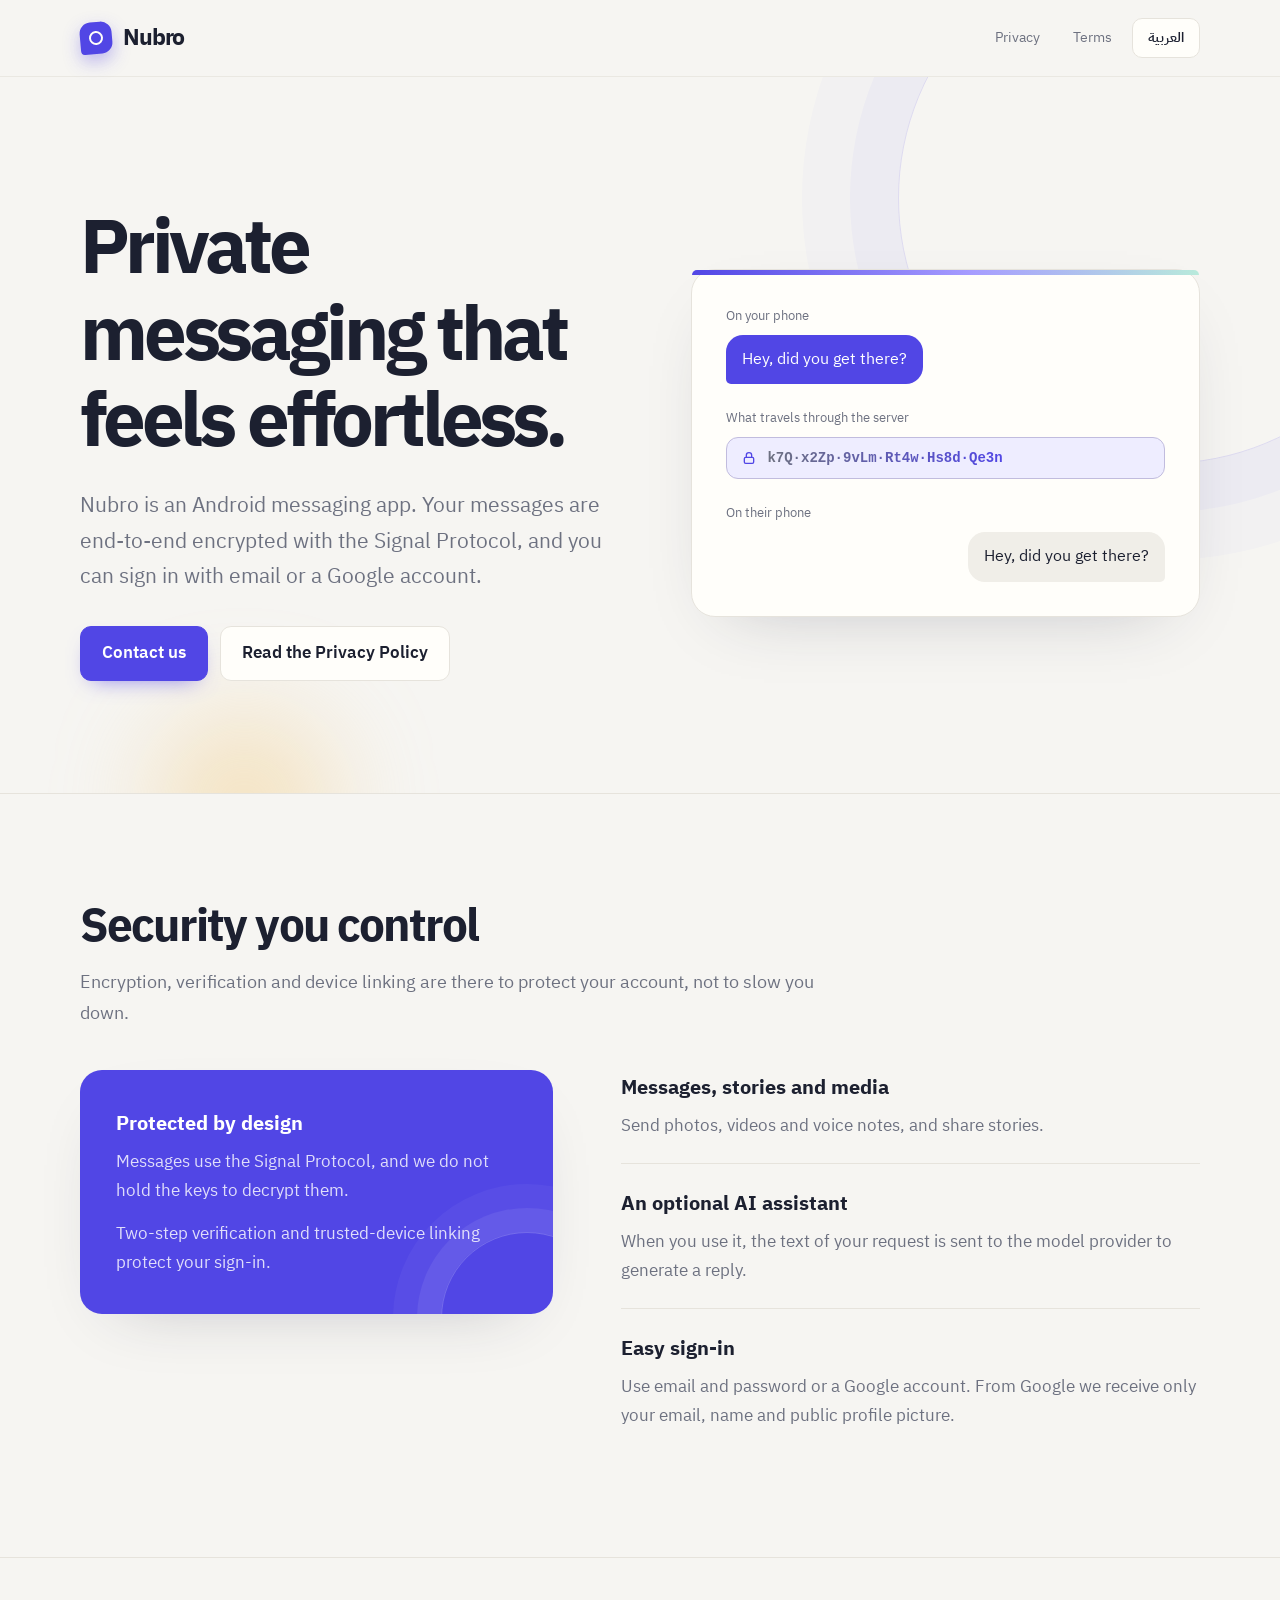
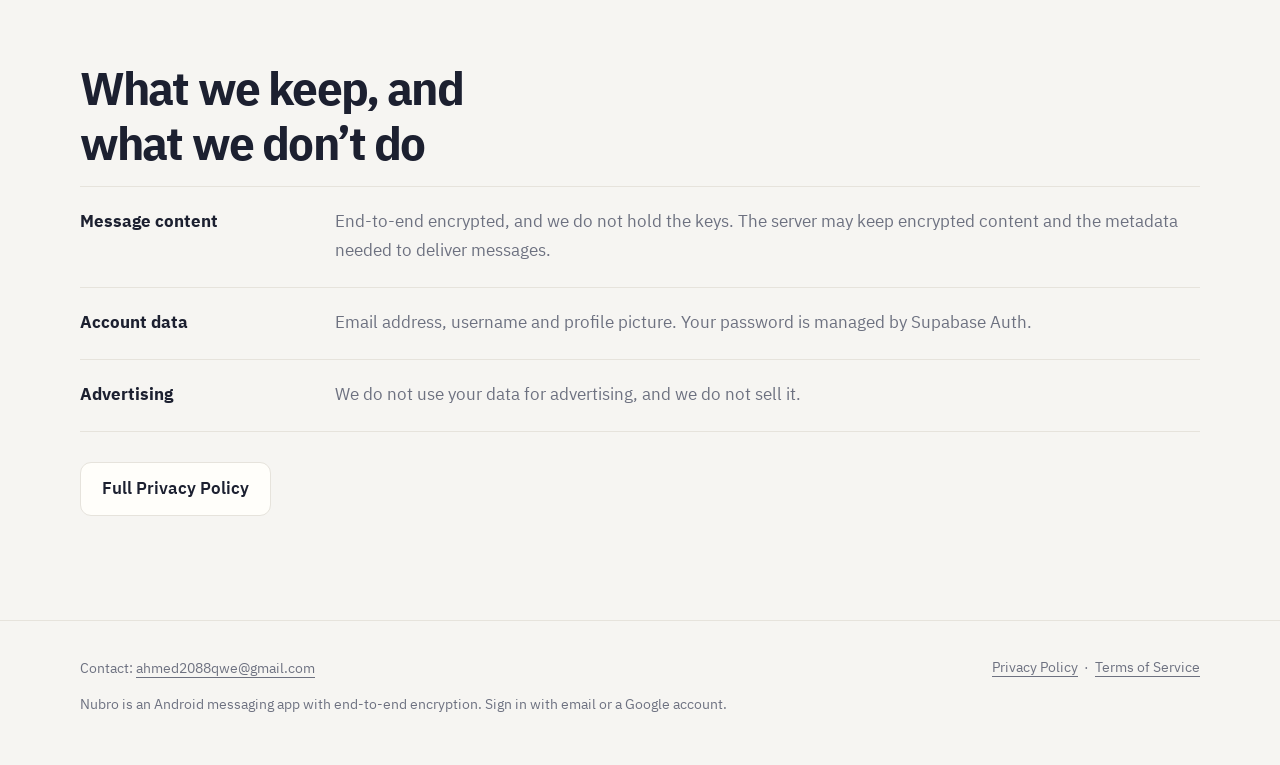
<file: index.html>
<!doctype html>
<html lang="ar" dir="rtl">
<head>
<meta charset="utf-8">
<meta name="viewport" content="width=device-width, initial-scale=1">
<title>Nubro — تطبيق مراسلة مشفّر | Encrypted messaging</title>
<meta name="description" content="Nubro تطبيق مراسلة لأندرويد بتشفير طرف لطرف وتسجيل دخول بالبريد أو بحساب جوجل. Nubro is an Android messaging app with end-to-end encryption.">
<meta name="theme-color" content="#5b3df5">
<meta property="og:type" content="website">
<meta property="og:title" content="Nubro">
<meta property="og:description" content="Nubro is an Android messaging app with end-to-end encryption. Sign in with email or a Google account.">
<link rel="preconnect" href="https://fonts.googleapis.com">
<link rel="preconnect" href="https://fonts.gstatic.com" crossorigin>
<link rel="stylesheet" href="https://fonts.googleapis.com/css2?family=IBM+Plex+Sans+Arabic:wght@400;600;700&display=swap">
<link rel="stylesheet" href="style.css">
<script>
(function(){var d=document.documentElement,l;try{l=localStorage.getItem('lg')}catch(e){}
if(l!=='ar'&&l!=='en')l=(navigator.language||'ar').slice(0,2)==='ar'?'ar':'en';
function set(x){d.lang=x;d.dir=x==='ar'?'rtl':'ltr'}set(l);
addEventListener('DOMContentLoaded',function(){document.getElementById('lg').onclick=function(){var x=d.lang==='ar'?'en':'ar';set(x);try{localStorage.setItem('lg',x)}catch(e){}}})})();
</script>
</head>
<body class="home">
<header class="top"><div class="wrap">
<a class="brand" href="./"><i class="mark"></i>Nubro</a>
<nav aria-label="Pages">
<a href="privacy.html"><span lang="ar">الخصوصية</span><span lang="en">Privacy</span></a>
<a href="terms.html"><span lang="ar">الشروط</span><span lang="en">Terms</span></a>
<button class="pill" id="lg" type="button"><span lang="ar">English</span><span lang="en">العربية</span></button>
</nav>
</div></header>

<main>
<section class="hero"><div class="wrap">
<div>
<h1 lang="ar">مراسلة مشفّرة من طرف لطرف، بتجربة سلسة.</h1>
<h1 lang="en">Private messaging that feels effortless.</h1>
<p class="lead" lang="ar">Nubro تطبيق مراسلة لأندرويد. رسائلك مشفّرة من طرف لطرف بـ Signal Protocol، وتدخل بالبريد وكلمة السر أو بحساب جوجل.</p>
<p class="lead" lang="en">Nubro is an Android messaging app. Your messages are end-to-end encrypted with the Signal Protocol, and you can sign in with email or a Google account.</p>
<div class="cta">
<a class="btn" href="mailto:ahmed2088qwe@gmail.com"><span lang="ar">تواصل معنا</span><span lang="en">Contact us</span></a>
<a class="btn ghost" href="privacy.html"><span lang="ar">اقرأ سياسة الخصوصية</span><span lang="en">Read the Privacy Policy</span></a>
</div>
</div>

<div class="wire">
<div class="row">
<span class="cap"><span lang="ar">على جهازك</span><span lang="en">On your phone</span></span>
<p class="bub out"><span lang="ar">مساء الخير، وصلت؟</span><span lang="en">Hey, did you get there?</span></p>
</div>
<div class="row">
<span class="cap"><span lang="ar">ما يمرّ عبر الخادم</span><span lang="en">What travels through the server</span></span>
<div class="cipher"><svg width="16" height="16" viewBox="0 0 24 24" fill="none" stroke="currentColor" stroke-width="2" aria-hidden="true"><rect x="5" y="11" width="14" height="9" rx="2"/><path d="M8 11V8a4 4 0 0 1 8 0v3"/></svg><b>k7Q·x2Zp·9vLm·Rt4w·Hs8d·Qe3n</b></div>
</div>
<div class="row">
<span class="cap"><span lang="ar">على جهاز من تراسله</span><span lang="en">On their phone</span></span>
<p class="bub in"><span lang="ar">مساء الخير، وصلت؟</span><span lang="en">Hey, did you get there?</span></p>
</div>
</div>
</div></section>

<section class="sec"><div class="wrap">
<h2 class="t" lang="ar">أمان تتحكم فيه</h2>
<h2 class="t" lang="en">Security you control</h2>
<p class="sub" lang="ar">التشفير والتحقق وربط الأجهزة مفعّلة لحماية حسابك، لا لتعقيد استخدامك.</p>
<p class="sub" lang="en">Encryption, verification and device linking are there to protect your account, not to slow you down.</p>
<div class="feat">
<div class="panel">
<h3 lang="ar">محميّ بالتصميم</h3>
<h3 lang="en">Protected by design</h3>
<p lang="ar">الرسائل مشفّرة بـ Signal Protocol، ولا نملك مفاتيح فك تشفيرها.</p>
<p lang="en">Messages use the Signal Protocol, and we do not hold the keys to decrypt them.</p>
<p lang="ar">تحقق بخطوتين وربط للأجهزة الموثوقة يحميان دخولك.</p>
<p lang="en">Two-step verification and trusted-device linking protect your sign-in.</p>
</div>
<div class="rows">
<div>
<h3 lang="ar">رسائل وقصص ووسائط</h3><h3 lang="en">Messages, stories and media</h3>
<p lang="ar">أرسل الصور والفيديوهات والرسائل الصوتية، وشارك قصصًا مع من تحب.</p>
<p lang="en">Send photos, videos and voice notes, and share stories.</p>
</div>
<div>
<h3 lang="ar">مساعد ذكاء اصطناعي اختياري</h3><h3 lang="en">An optional AI assistant</h3>
<p lang="ar">عند استخدامه يُرسَل نص طلبك إلى مزوّد النموذج لتوليد الرد.</p>
<p lang="en">When you use it, the text of your request is sent to the model provider to generate a reply.</p>
</div>
<div>
<h3 lang="ar">دخول سهل</h3><h3 lang="en">Easy sign-in</h3>
<p lang="ar">بالبريد وكلمة السر أو بحساب جوجل. نحصل من جوجل على بريدك واسمك وصورتك العامة فقط.</p>
<p lang="en">Use email and password or a Google account. From Google we receive only your email, name and public profile picture.</p>
</div>
</div>
</div>
</div></section>

<section class="sec"><div class="wrap">
<h2 class="t" lang="ar">ما نحتفظ به، وما لا نفعله</h2>
<h2 class="t" lang="en">What we keep, and what we don’t do</h2>
<dl class="facts">
<div><dt lang="ar">محتوى الرسائل</dt><dt lang="en">Message content</dt>
<dd lang="ar">مشفّر من طرف لطرف، ولا نملك مفاتيحه. قد يحتفظ الخادم بمحتوى مشفّر وببيانات وصفية لازمة لتسليم الرسائل.</dd>
<dd lang="en">End-to-end encrypted, and we do not hold the keys. The server may keep encrypted content and the metadata needed to deliver messages.</dd></div>
<div><dt lang="ar">بيانات الحساب</dt><dt lang="en">Account data</dt>
<dd lang="ar">البريد الإلكتروني واسم المستخدم وصورة الملف الشخصي. كلمة السر تُدار عبر Supabase Auth.</dd>
<dd lang="en">Email address, username and profile picture. Your password is managed by Supabase Auth.</dd></div>
<div><dt lang="ar">الإعلانات</dt><dt lang="en">Advertising</dt>
<dd lang="ar">لا نستخدم بياناتك للإعلانات ولا نبيعها.</dd>
<dd lang="en">We do not use your data for advertising, and we do not sell it.</dd></div>
</dl>
<a class="btn ghost" href="privacy.html"><span lang="ar">سياسة الخصوصية كاملة</span><span lang="en">Full Privacy Policy</span></a>
</div></section>
</main>

<footer class="foot"><div class="wrap">
<p lang="ar">للتواصل: <a href="mailto:ahmed2088qwe@gmail.com">ahmed2088qwe@gmail.com</a></p>
<p lang="en">Contact: <a href="mailto:ahmed2088qwe@gmail.com">ahmed2088qwe@gmail.com</a></p>
<p><a href="privacy.html"><span lang="ar">سياسة الخصوصية</span><span lang="en">Privacy Policy</span></a> &nbsp;·&nbsp; <a href="terms.html"><span lang="ar">شروط الاستخدام</span><span lang="en">Terms of Service</span></a></p>
<p lang="en">Nubro is an Android messaging app with end-to-end encryption. Sign in with email or a Google account.</p>
<p lang="ar">Nubro تطبيق مراسلة لأندرويد بتشفير طرف لطرف.</p>
</div></footer>
</body>
</html>
</file>
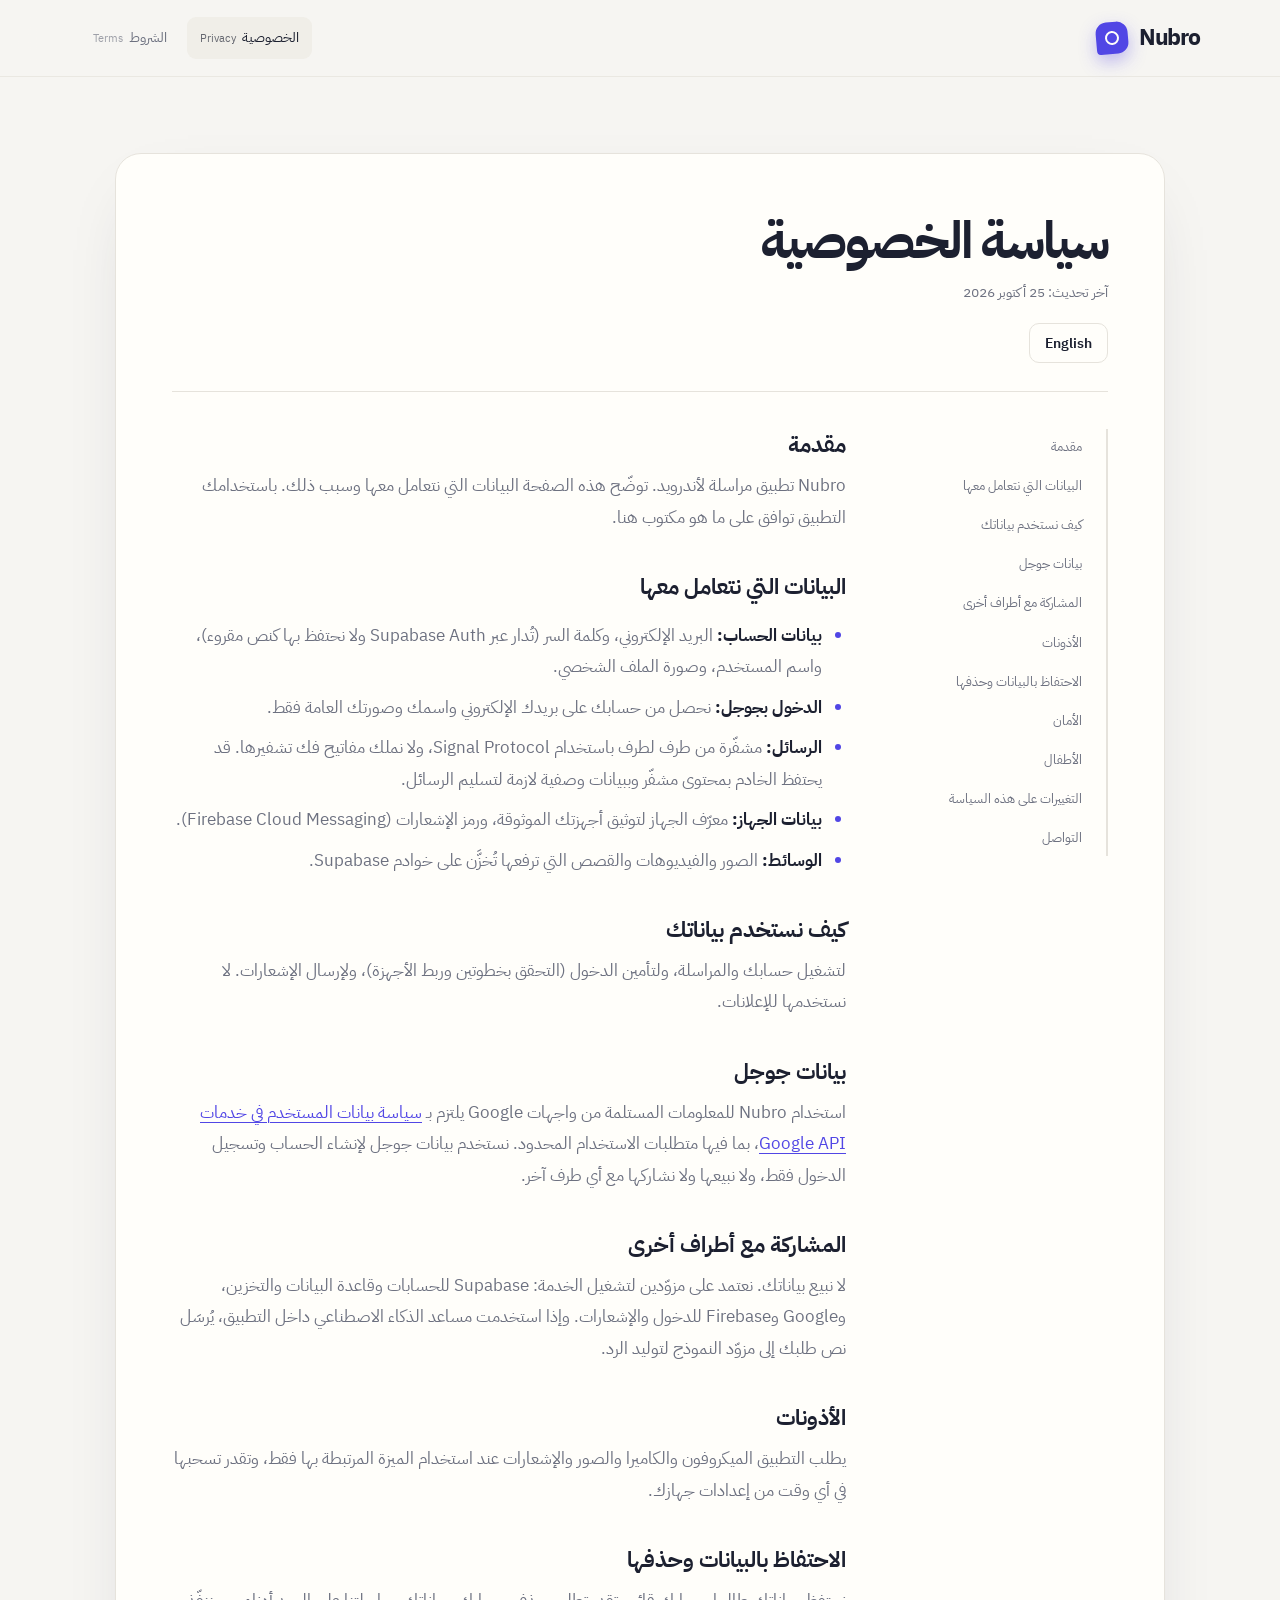
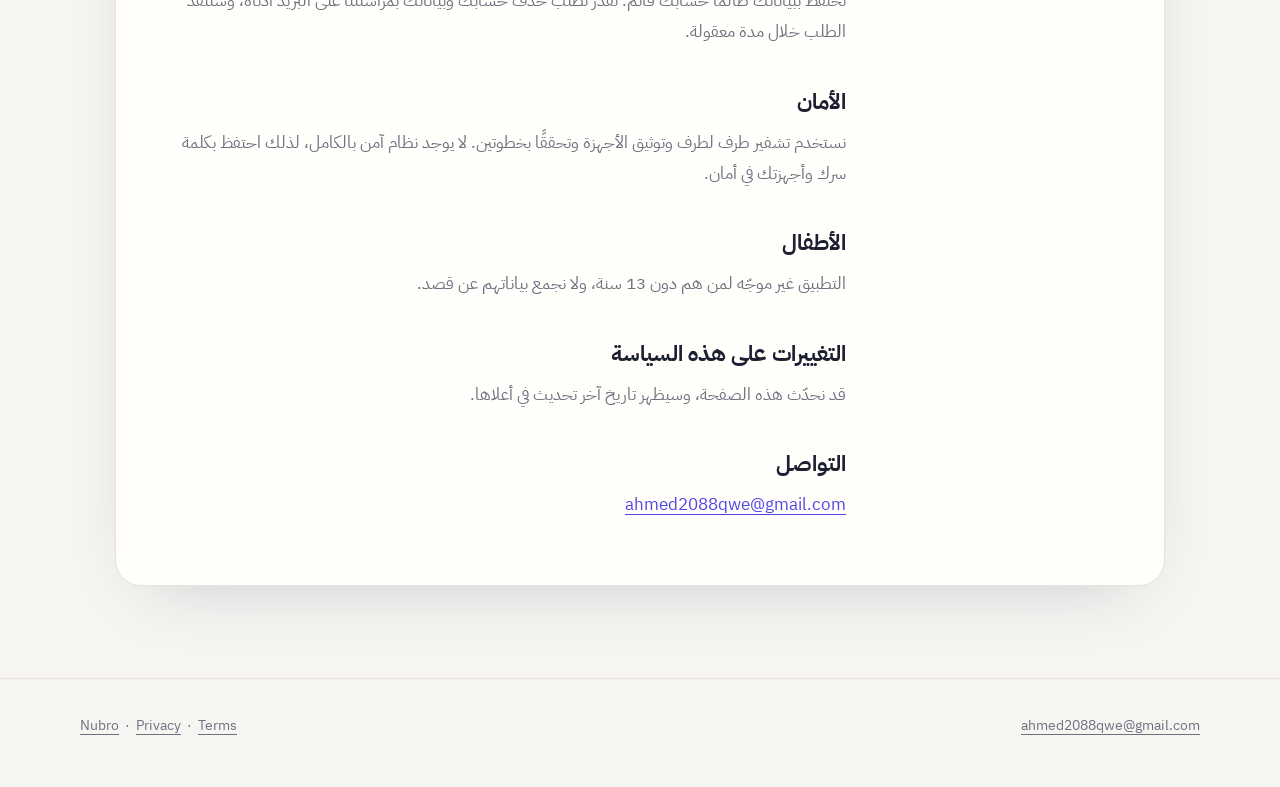
<file: privacy.html>
<!doctype html>
<html lang="ar" dir="rtl">
<head>
<meta charset="utf-8">
<meta name="viewport" content="width=device-width, initial-scale=1">
<title>سياسة الخصوصية — Nubro</title>
<meta name="description" content="سياسة خصوصية تطبيق Nubro: ما البيانات التي نتعامل معها ولماذا.">
<meta name="theme-color" content="#5b3df5">
<link rel="preconnect" href="https://fonts.googleapis.com">
<link rel="preconnect" href="https://fonts.gstatic.com" crossorigin>
<link rel="stylesheet" href="https://fonts.googleapis.com/css2?family=IBM+Plex+Sans+Arabic:wght@400;600;700&display=swap">
<link rel="stylesheet" href="style.css">
</head>
<body>
<header class="top"><div class="wrap"><a class="brand" href="./"><i class="mark"></i>Nubro</a><nav aria-label="Pages"><a href="privacy.html" aria-current="page">الخصوصية<small>Privacy</small></a><a href="terms.html">الشروط<small>Terms</small></a></nav></div></header>
<main class="legal"><div class="wrap">
<article class="doc" id="ar" lang="ar" dir="rtl">
<div class="doc-head"><h1>سياسة الخصوصية</h1><p class="meta">آخر تحديث: 25 أكتوبر 2026</p><a class="pill" href="#en" hreflang="en">English</a></div>
<div class="doc-grid"><nav class="toc" aria-label="المحتويات"><a href="#ar1">مقدمة</a><a href="#ar2">البيانات التي نتعامل معها</a><a href="#ar3">كيف نستخدم بياناتك</a><a href="#ar4">بيانات جوجل</a><a href="#ar5">المشاركة مع أطراف أخرى</a><a href="#ar6">الأذونات</a><a href="#ar7">الاحتفاظ بالبيانات وحذفها</a><a href="#ar8">الأمان</a><a href="#ar9">الأطفال</a><a href="#ar10">التغييرات على هذه السياسة</a><a href="#ar11">التواصل</a></nav>
<div class="prose">
<h2 id="ar1">مقدمة</h2>
<p>Nubro تطبيق مراسلة لأندرويد. توضّح هذه الصفحة البيانات التي نتعامل معها وسبب ذلك. باستخدامك التطبيق توافق على ما هو مكتوب هنا.</p>

<h2 id="ar2">البيانات التي نتعامل معها</h2>
<ul>
<li><strong>بيانات الحساب:</strong> البريد الإلكتروني، وكلمة السر (تُدار عبر Supabase Auth ولا نحتفظ بها كنص مقروء)، واسم المستخدم، وصورة الملف الشخصي.</li>
<li><strong>الدخول بجوجل:</strong> نحصل من حسابك على بريدك الإلكتروني واسمك وصورتك العامة فقط.</li>
<li><strong>الرسائل:</strong> مشفّرة من طرف لطرف باستخدام Signal Protocol، ولا نملك مفاتيح فك تشفيرها. قد يحتفظ الخادم بمحتوى مشفّر وببيانات وصفية لازمة لتسليم الرسائل.</li>
<li><strong>بيانات الجهاز:</strong> معرّف الجهاز لتوثيق أجهزتك الموثوقة، ورمز الإشعارات (Firebase Cloud Messaging).</li>
<li><strong>الوسائط:</strong> الصور والفيديوهات والقصص التي ترفعها تُخزَّن على خوادم Supabase.</li>
</ul>

<h2 id="ar3">كيف نستخدم بياناتك</h2>
<p>لتشغيل حسابك والمراسلة، ولتأمين الدخول (التحقق بخطوتين وربط الأجهزة)، ولإرسال الإشعارات. لا نستخدمها للإعلانات.</p>

<h2 id="ar4">بيانات جوجل</h2>
<p>استخدام Nubro للمعلومات المستلمة من واجهات Google يلتزم بـ <a href="https://developers.google.com/terms/api-services-user-data-policy">سياسة بيانات المستخدم في خدمات Google API</a>، بما فيها متطلبات الاستخدام المحدود. نستخدم بيانات جوجل لإنشاء الحساب وتسجيل الدخول فقط، ولا نبيعها ولا نشاركها مع أي طرف آخر.</p>

<h2 id="ar5">المشاركة مع أطراف أخرى</h2>
<p>لا نبيع بياناتك. نعتمد على مزوّدين لتشغيل الخدمة: Supabase للحسابات وقاعدة البيانات والتخزين، وGoogle وFirebase للدخول والإشعارات. وإذا استخدمت مساعد الذكاء الاصطناعي داخل التطبيق، يُرسَل نص طلبك إلى مزوّد النموذج لتوليد الرد.</p>

<h2 id="ar6">الأذونات</h2>
<p>يطلب التطبيق الميكروفون والكاميرا والصور والإشعارات عند استخدام الميزة المرتبطة بها فقط، وتقدر تسحبها في أي وقت من إعدادات جهازك.</p>

<h2 id="ar7">الاحتفاظ بالبيانات وحذفها</h2>
<p>نحتفظ ببياناتك طالما حسابك قائم. تقدر تطلب حذف حسابك وبياناتك بمراسلتنا على البريد أدناه، وسننفّذ الطلب خلال مدة معقولة.</p>

<h2 id="ar8">الأمان</h2>
<p>نستخدم تشفير طرف لطرف وتوثيق الأجهزة وتحققًا بخطوتين. لا يوجد نظام آمن بالكامل، لذلك احتفظ بكلمة سرك وأجهزتك في أمان.</p>

<h2 id="ar9">الأطفال</h2>
<p>التطبيق غير موجّه لمن هم دون 13 سنة، ولا نجمع بياناتهم عن قصد.</p>

<h2 id="ar10">التغييرات على هذه السياسة</h2>
<p>قد نحدّث هذه الصفحة، وسيظهر تاريخ آخر تحديث في أعلاها.</p>

<h2 id="ar11">التواصل</h2>
<p><a href="mailto:ahmed2088qwe@gmail.com">ahmed2088qwe@gmail.com</a></p>
</div></div>
</article>
<article class="doc" id="en" lang="en" dir="ltr">
<div class="doc-head"><h1>Privacy Policy</h1><p class="meta">Last updated: October 25, 2026</p><a class="pill" href="#ar" hreflang="ar">العربية</a></div>
<div class="doc-grid"><nav class="toc" aria-label="Contents"><a href="#en1">Data we handle</a><a href="#en2">How we use it</a><a href="#en3">Google user data</a><a href="#en4">Sharing</a><a href="#en5">Permissions</a><a href="#en6">Retention and deletion</a><a href="#en7">Security</a><a href="#en8">Children</a><a href="#en9">Changes</a><a href="#en10">Contact</a></nav>
<div class="prose">
<p>Nubro is an Android messaging app. This page explains what data we handle and why.</p>
<h2 id="en1">Data we handle</h2>
<ul>
<li><strong>Account data:</strong> email address, password (managed by Supabase Auth and not kept as readable text), username, and profile picture.</li>
<li><strong>Google sign-in:</strong> we receive only your email address, name, and public profile picture from your Google account.</li>
<li><strong>Messages:</strong> end-to-end encrypted with the Signal Protocol. We do not hold the keys to decrypt them. The server may keep encrypted content and the metadata needed to deliver messages.</li>
<li><strong>Device data:</strong> a device identifier used to verify your trusted devices, and a push token (Firebase Cloud Messaging).</li>
<li><strong>Media:</strong> photos, videos, and stories you upload are stored on Supabase servers.</li>
</ul>
<h2 id="en2">How we use it</h2>
<p>To run your account and messaging, secure sign-in (two-step verification and device linking), and send notifications. We do not use it for advertising.</p>
<h2 id="en3">Google user data</h2>
<p>Nubro’s use of information received from Google APIs adheres to the <a href="https://developers.google.com/terms/api-services-user-data-policy">Google API Services User Data Policy</a>, including the Limited Use requirements. We use Google data only to create your account and sign you in. We do not sell it or share it with anyone else.</p>
<h2 id="en4">Sharing</h2>
<p>We do not sell your data. We rely on providers to run the service: Supabase for accounts, database, and storage; Google and Firebase for sign-in and notifications. If you use the in-app AI assistant, the text of your request is sent to the model provider to generate a reply.</p>
<h2 id="en5">Permissions</h2>
<p>The app asks for the microphone, camera, photos, and notifications only when you use the related feature. You can revoke them anytime in your device settings.</p>
<h2 id="en6">Retention and deletion</h2>
<p>We keep your data while your account exists. You can request deletion of your account and data by emailing us below, and we will process it within a reasonable time.</p>
<h2 id="en7">Security</h2>
<p>We use end-to-end encryption, device verification, and two-step verification. No system is fully secure, so please keep your password and devices safe.</p>
<h2 id="en8">Children</h2>
<p>The app is not directed to children under 13, and we do not knowingly collect their data.</p>
<h2 id="en9">Changes</h2>
<p>We may update this page. The last-updated date at the top will change.</p>
<h2 id="en10">Contact</h2>
<p><a href="mailto:ahmed2088qwe@gmail.com">ahmed2088qwe@gmail.com</a></p>
</div></div>
</article>
</div></main>
<footer class="foot"><div class="wrap"><p><a href="mailto:ahmed2088qwe@gmail.com">ahmed2088qwe@gmail.com</a></p><p><a href="./">Nubro</a> &nbsp;·&nbsp; <a href="privacy.html">Privacy</a> &nbsp;·&nbsp; <a href="terms.html">Terms</a></p></div></footer>
</body>
</html>
</file>
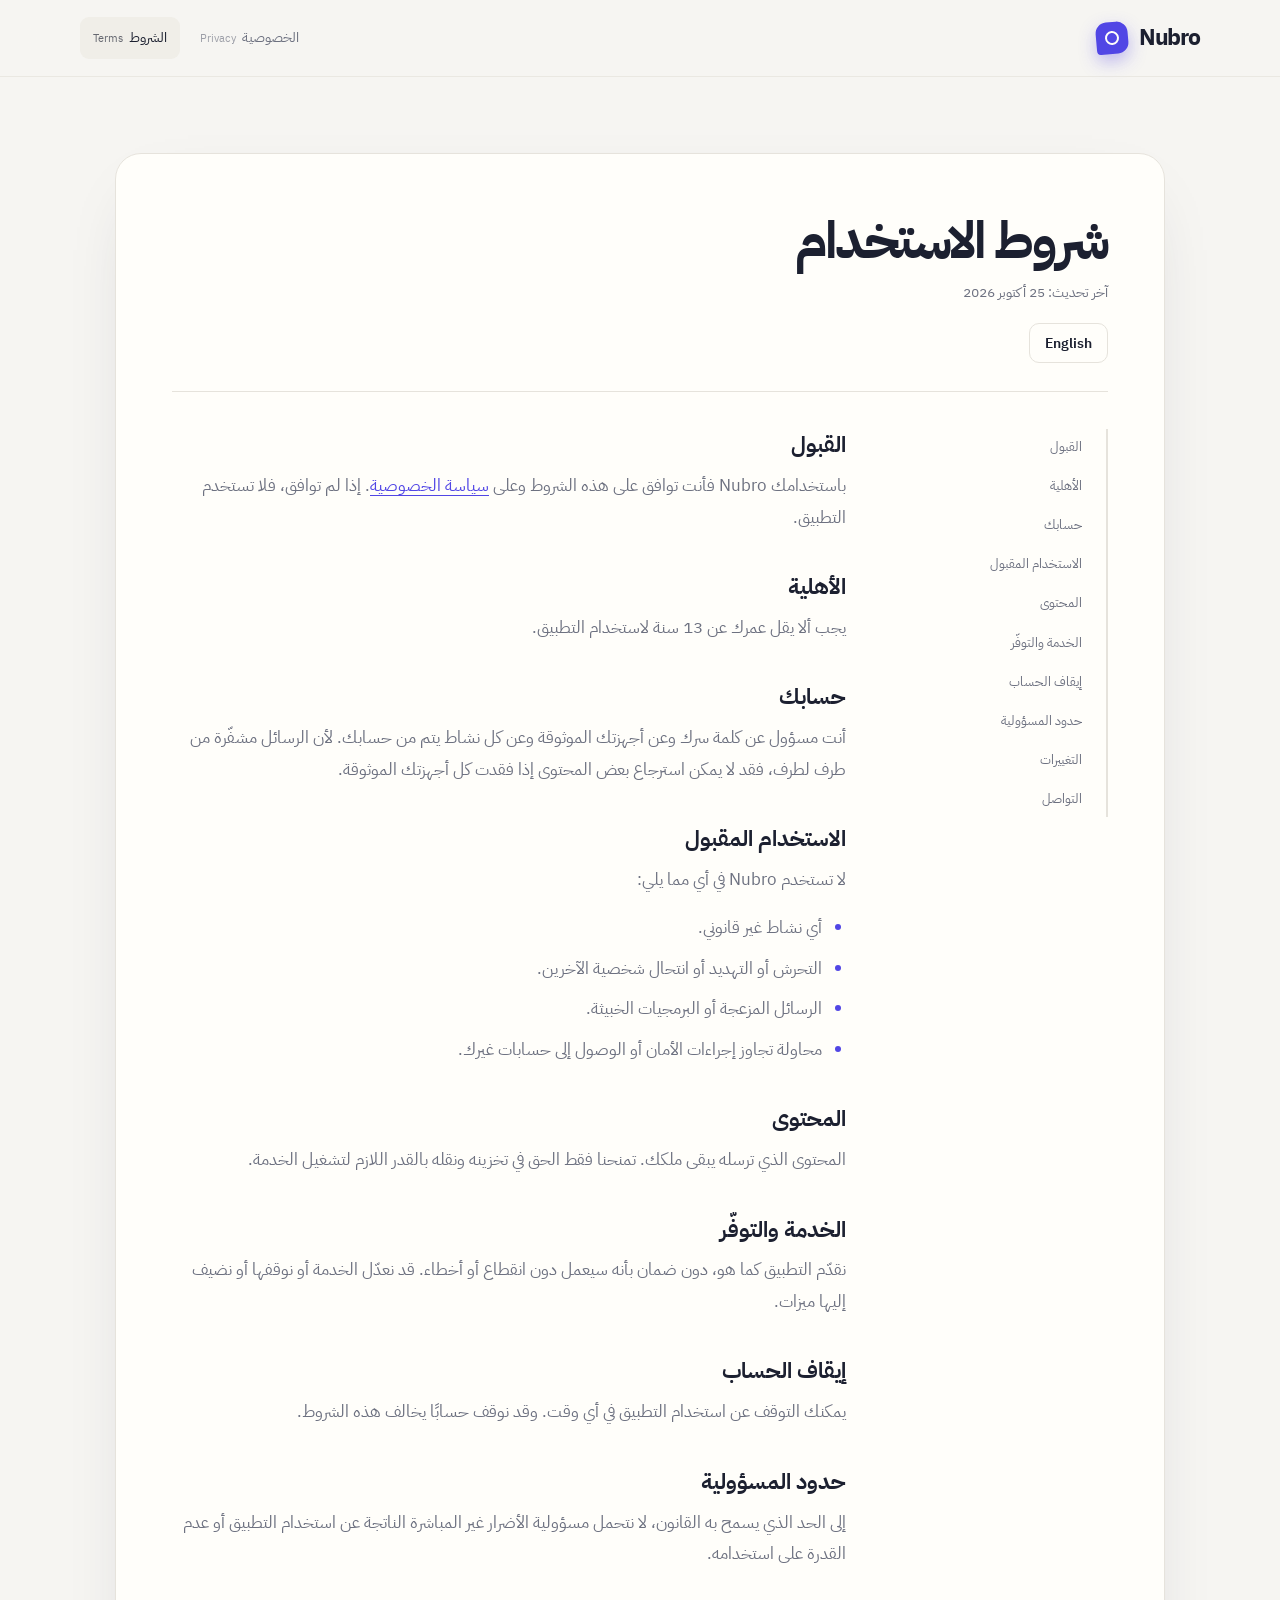
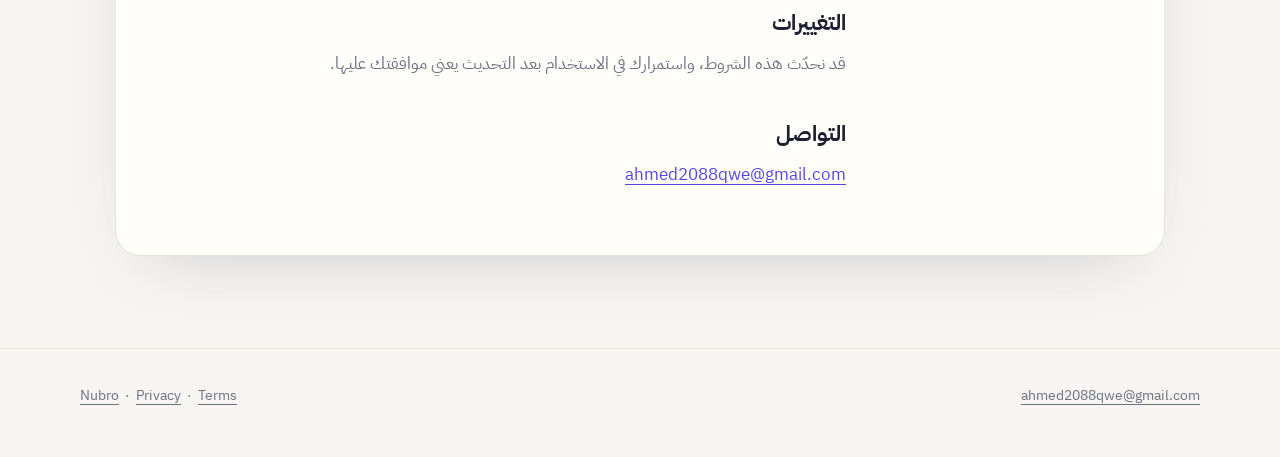
<file: terms.html>
<!doctype html>
<html lang="ar" dir="rtl">
<head>
<meta charset="utf-8">
<meta name="viewport" content="width=device-width, initial-scale=1">
<title>شروط الاستخدام — Nubro</title>
<meta name="description" content="شروط استخدام تطبيق Nubro.">
<meta name="theme-color" content="#5b3df5">
<link rel="preconnect" href="https://fonts.googleapis.com">
<link rel="preconnect" href="https://fonts.gstatic.com" crossorigin>
<link rel="stylesheet" href="https://fonts.googleapis.com/css2?family=IBM+Plex+Sans+Arabic:wght@400;600;700&display=swap">
<link rel="stylesheet" href="style.css">
</head>
<body>
<header class="top"><div class="wrap"><a class="brand" href="./"><i class="mark"></i>Nubro</a><nav aria-label="Pages"><a href="privacy.html">الخصوصية<small>Privacy</small></a><a href="terms.html" aria-current="page">الشروط<small>Terms</small></a></nav></div></header>
<main class="legal"><div class="wrap">
<article class="doc" id="ar" lang="ar" dir="rtl">
<div class="doc-head"><h1>شروط الاستخدام</h1><p class="meta">آخر تحديث: 25 أكتوبر 2026</p><a class="pill" href="#en" hreflang="en">English</a></div>
<div class="doc-grid"><nav class="toc" aria-label="المحتويات"><a href="#ar1">القبول</a><a href="#ar2">الأهلية</a><a href="#ar3">حسابك</a><a href="#ar4">الاستخدام المقبول</a><a href="#ar5">المحتوى</a><a href="#ar6">الخدمة والتوفّر</a><a href="#ar7">إيقاف الحساب</a><a href="#ar8">حدود المسؤولية</a><a href="#ar9">التغييرات</a><a href="#ar10">التواصل</a></nav>
<div class="prose">
<h2 id="ar1">القبول</h2>
<p>باستخدامك Nubro فأنت توافق على هذه الشروط وعلى <a href="privacy.html">سياسة الخصوصية</a>. إذا لم توافق، فلا تستخدم التطبيق.</p>

<h2 id="ar2">الأهلية</h2>
<p>يجب ألا يقل عمرك عن 13 سنة لاستخدام التطبيق.</p>

<h2 id="ar3">حسابك</h2>
<p>أنت مسؤول عن كلمة سرك وعن أجهزتك الموثوقة وعن كل نشاط يتم من حسابك. لأن الرسائل مشفّرة من طرف لطرف، فقد لا يمكن استرجاع بعض المحتوى إذا فقدت كل أجهزتك الموثوقة.</p>

<h2 id="ar4">الاستخدام المقبول</h2>
<p>لا تستخدم Nubro في أي مما يلي:</p>
<ul>
<li>أي نشاط غير قانوني.</li>
<li>التحرش أو التهديد أو انتحال شخصية الآخرين.</li>
<li>الرسائل المزعجة أو البرمجيات الخبيثة.</li>
<li>محاولة تجاوز إجراءات الأمان أو الوصول إلى حسابات غيرك.</li>
</ul>

<h2 id="ar5">المحتوى</h2>
<p>المحتوى الذي ترسله يبقى ملكك. تمنحنا فقط الحق في تخزينه ونقله بالقدر اللازم لتشغيل الخدمة.</p>

<h2 id="ar6">الخدمة والتوفّر</h2>
<p>نقدّم التطبيق كما هو، دون ضمان بأنه سيعمل دون انقطاع أو أخطاء. قد نعدّل الخدمة أو نوقفها أو نضيف إليها ميزات.</p>

<h2 id="ar7">إيقاف الحساب</h2>
<p>يمكنك التوقف عن استخدام التطبيق في أي وقت. وقد نوقف حسابًا يخالف هذه الشروط.</p>

<h2 id="ar8">حدود المسؤولية</h2>
<p>إلى الحد الذي يسمح به القانون، لا نتحمل مسؤولية الأضرار غير المباشرة الناتجة عن استخدام التطبيق أو عدم القدرة على استخدامه.</p>

<h2 id="ar9">التغييرات</h2>
<p>قد نحدّث هذه الشروط، واستمرارك في الاستخدام بعد التحديث يعني موافقتك عليها.</p>

<h2 id="ar10">التواصل</h2>
<p><a href="mailto:ahmed2088qwe@gmail.com">ahmed2088qwe@gmail.com</a></p>
</div></div>
</article>
<article class="doc" id="en" lang="en" dir="ltr">
<div class="doc-head"><h1>Terms of Service</h1><p class="meta">Last updated: October 25, 2026</p><a class="pill" href="#ar" hreflang="ar">العربية</a></div>
<div class="doc-grid"><nav class="toc" aria-label="Contents"><a href="#en1">Acceptance</a><a href="#en2">Eligibility</a><a href="#en3">Your account</a><a href="#en4">Acceptable use</a><a href="#en5">Content</a><a href="#en6">Service and availability</a><a href="#en7">Termination</a><a href="#en8">Limitation of liability</a><a href="#en9">Changes</a><a href="#en10">Contact</a></nav>
<div class="prose">
<h2 id="en1">Acceptance</h2>
<p>By using Nubro you agree to these terms and to the <a href="privacy.html">Privacy Policy</a>. If you do not agree, do not use the app.</p>
<h2 id="en2">Eligibility</h2>
<p>You must be at least 13 years old to use the app.</p>
<h2 id="en3">Your account</h2>
<p>You are responsible for your password, your trusted devices, and all activity on your account. Because messages are end-to-end encrypted, some content may be unrecoverable if you lose all your trusted devices.</p>
<h2 id="en4">Acceptable use</h2>
<p>Do not use Nubro for any of the following:</p>
<ul>
<li>Any illegal activity.</li>
<li>Harassment, threats, or impersonation.</li>
<li>Spam or malware.</li>
<li>Attempting to bypass security measures or access other people’s accounts.</li>
</ul>
<h2 id="en5">Content</h2>
<p>Content you send remains yours. You grant us only the right to store and transmit it as needed to operate the service.</p>
<h2 id="en6">Service and availability</h2>
<p>The app is provided as is, with no guarantee that it will run without interruption or errors. We may change, suspend, or add features to the service.</p>
<h2 id="en7">Termination</h2>
<p>You can stop using the app at any time. We may suspend an account that violates these terms.</p>
<h2 id="en8">Limitation of liability</h2>
<p>To the extent permitted by law, we are not liable for indirect damages arising from use of, or inability to use, the app.</p>
<h2 id="en9">Changes</h2>
<p>We may update these terms. Continuing to use the app after an update means you accept them.</p>
<h2 id="en10">Contact</h2>
<p><a href="mailto:ahmed2088qwe@gmail.com">ahmed2088qwe@gmail.com</a></p>
</div></div>
</article>
</div></main>
<footer class="foot"><div class="wrap"><p><a href="mailto:ahmed2088qwe@gmail.com">ahmed2088qwe@gmail.com</a></p><p><a href="./">Nubro</a> &nbsp;·&nbsp; <a href="privacy.html">Privacy</a> &nbsp;·&nbsp; <a href="terms.html">Terms</a></p></div></footer>
</body>
</html>
</file>
<file: style.css>
/* Nubro — complete visual redesign, shared by the home and legal pages */
:root {
  color-scheme: light dark;
  --page: #f6f5f2;
  --paper: #fffefa;
  --paper-2: #f0eee8;
  --ink: #1c2030;
  --muted: #6d7180;
  --line: #e6e3dc;
  --brand: #5146e5;
  --brand-dark: #3c32c4;
  --brand-soft: #eeedff;
  --mint: #b8eadb;
  --gold: #f2c879;
  --radius: 22px;
  --shadow: 0 24px 70px -38px rgba(35, 38, 63, .28);
  --sans: "IBM Plex Sans Arabic", "Noto Sans Arabic", system-ui, -apple-system, "Segoe UI", sans-serif;
}
@media (prefers-color-scheme: dark) {
  :root {
    --page: #10121a;
    --paper: #191c27;
    --paper-2: #222532;
    --ink: #f3f1eb;
    --muted: #b0b2bd;
    --line: #303341;
    --brand: #aaa3ff;
    --brand-dark: #8d84ff;
    --brand-soft: #29273e;
    --mint: #24483f;
    --gold: #594829;
    --shadow: 0 24px 70px -38px rgba(0, 0, 0, .8);
  }
}

* { box-sizing: border-box; }
html { -webkit-text-size-adjust: 100%; scroll-behavior: smooth; }
html[lang="ar"] .home [lang="en"], html[lang="en"] .home [lang="ar"] { display: none !important; }
body {
  margin: 0;
  background: var(--page);
  color: var(--ink);
  font: 17px/1.85 var(--sans);
  -webkit-font-smoothing: antialiased;
}
[lang="en"] { line-height: 1.7; }
a { color: inherit; text-underline-offset: 4px; text-decoration-thickness: 1px; }
a:focus-visible, button:focus-visible { outline: 3px solid var(--brand); outline-offset: 4px; border-radius: 8px; }
.wrap { width: min(1120px, calc(100% - 48px)); margin-inline: auto; }

/* Shared navigation */
.top {
  position: sticky; inset-block-start: 0; z-index: 20;
  border-bottom: 1px solid color-mix(in srgb, var(--line) 75%, transparent);
  background: color-mix(in srgb, var(--page) 88%, transparent);
  -webkit-backdrop-filter: blur(18px);
  backdrop-filter: blur(18px);
}
.top .wrap { min-height: 76px; display: flex; align-items: center; justify-content: space-between; gap: 20px; }
.brand { display: inline-flex; align-items: center; gap: 11px; direction: ltr; text-decoration: none; font-size: 23px; font-weight: 700; letter-spacing: -.05em; }
.mark { position: relative; display: inline-block; width: 32px; height: 32px; border-radius: 11px 11px 11px 4px; background: var(--brand); box-shadow: 0 7px 17px color-mix(in srgb, var(--brand) 35%, transparent); transform: rotate(-5deg); }
.mark::after { content: ""; position: absolute; width: 10px; height: 10px; inset: 9px auto auto 9px; border: 2px solid var(--paper); border-radius: 50%; }
.top nav { display: flex; align-items: center; gap: 7px; }
.top nav a { padding: 8px 13px; border-radius: 9px; color: var(--muted); font-size: 14px; text-decoration: none; transition: background .2s, color .2s; }
.top nav a:hover, .top nav a[aria-current] { color: var(--ink); background: var(--paper-2); }
.top nav small { margin-inline-start: 6px; opacity: .65; font-size: 11px; }
.pill { display: inline-flex; align-items: center; justify-content: center; min-height: 40px; padding: 7px 15px; border: 1px solid var(--line); border-radius: 10px; background: var(--paper); color: var(--ink); font: 600 14px var(--sans); text-decoration: none; cursor: pointer; transition: border-color .2s, color .2s, transform .2s; }
.pill:hover { color: var(--brand); border-color: var(--brand); transform: translateY(-1px); }

/* Home hero: editorial type, vivid brand field, custom conversation preview */
.hero { position: relative; isolation: isolate; overflow: hidden; padding: clamp(72px, 10vw, 128px) 0 clamp(76px, 9vw, 112px); }
.hero::before { content: ""; position: absolute; z-index: -1; width: 530px; height: 530px; inset: -145px -150px auto auto; border: 1px solid color-mix(in srgb, var(--brand) 15%, transparent); border-radius: 50%; box-shadow: 0 0 0 48px color-mix(in srgb, var(--brand) 3%, transparent), 0 0 0 96px color-mix(in srgb, var(--brand) 2%, transparent); }
.hero::after { content: ""; position: absolute; z-index: -1; width: 180px; height: 180px; inset: auto auto -100px 12%; border-radius: 50%; background: color-mix(in srgb, var(--gold) 40%, transparent); filter: blur(50px); }
.hero .wrap { display: grid; align-items: center; gap: 58px; }
@media (min-width: 900px) { .hero .wrap { grid-template-columns: 1fr .95fr; gap: 76px; } }
.hero h1 { max-width: 12ch; margin: 0 0 23px; font-size: clamp(42px, 6.5vw, 76px); line-height: 1.14; letter-spacing: -.055em; text-wrap: balance; animation: rise-in .7s both; }
.lead { max-width: 38em; margin: 0 0 31px; color: var(--muted); font-size: clamp(18px, 2vw, 21px); animation: rise-in .7s .08s both; }
.cta { display: flex; flex-wrap: wrap; gap: 12px; animation: rise-in .7s .16s both; }
.btn { display: inline-flex; align-items: center; justify-content: center; min-height: 50px; padding: 12px 21px; border: 1px solid var(--brand); border-radius: 11px; background: var(--brand); color: #fff; font-weight: 600; text-decoration: none; box-shadow: 0 9px 22px -12px color-mix(in srgb, var(--brand) 75%, transparent); transition: transform .2s, box-shadow .2s, background .2s; }
.btn:hover { background: var(--brand-dark); transform: translateY(-2px); box-shadow: 0 13px 27px -12px color-mix(in srgb, var(--brand) 75%, transparent); }
.btn.ghost { border-color: var(--line); background: var(--paper); color: var(--ink); box-shadow: none; }
.btn.ghost:hover { border-color: var(--brand); color: var(--brand); background: var(--paper); }

.wire { position: relative; display: grid; gap: 22px; max-width: 510px; width: 100%; margin-inline: auto; padding: clamp(22px, 4vw, 34px); border: 1px solid var(--line); border-radius: 24px; background: var(--paper); box-shadow: var(--shadow); animation: rise-in .8s .12s both, preview-float 7s 1s ease-in-out infinite; }
.wire::before { content: ""; position: absolute; inset: 0 0 auto; height: 5px; border-radius: 24px 24px 0 0; background: linear-gradient(90deg, var(--brand), #a69cff 55%, var(--mint)); }
.row { display: flex; flex-direction: column; gap: 7px; }
.cap { color: var(--muted); font-size: 13px; }
.bub { max-width: 84%; margin: 0; padding: 11px 16px; border-radius: 17px; font-size: 16px; line-height: 1.55; }
.bub.out { align-self: flex-start; border-end-start-radius: 5px; background: var(--brand); color: #fff; }
.bub.in { align-self: flex-end; border-end-end-radius: 5px; background: var(--paper-2); }
.cipher { display: flex; align-items: center; gap: 10px; overflow: hidden; padding: 12px 14px; border: 1px solid color-mix(in srgb, var(--brand) 25%, var(--line)); border-radius: 12px; background: var(--brand-soft); color: var(--brand); direction: ltr; white-space: nowrap; font: 600 14px ui-monospace, SFMono-Regular, Menlo, monospace; }
.cipher svg { flex: none; }
.cipher b { overflow: hidden; background: linear-gradient(90deg, var(--muted), var(--brand), var(--muted)); background-size: 200% 100%; color: transparent; -webkit-background-clip: text; background-clip: text; animation: cipher-flow 4s linear infinite; }

/* Sections and feature content */
.sec { padding: clamp(68px, 9vw, 104px) 0; border-top: 1px solid var(--line); }
h2.t { max-width: 18ch; margin: 0 0 14px; font-size: clamp(30px, 4.2vw, 46px); line-height: 1.2; letter-spacing: -.04em; text-wrap: balance; }
.sub { max-width: 42em; margin: 0 0 42px; color: var(--muted); font-size: 18px; }
.feat { display: grid; gap: 30px; }
@media (min-width: 900px) { .feat { grid-template-columns: .9fr 1.1fr; gap: 68px; } }
.panel { position: relative; align-self: start; overflow: hidden; padding: clamp(25px, 4vw, 36px); border-radius: var(--radius); background: var(--brand); color: #fff; box-shadow: var(--shadow); }
.panel::after { content: ""; position: absolute; width: 170px; height: 170px; inset: auto -60px -90px auto; border: 1px solid rgba(255,255,255,.2); border-radius: 50%; box-shadow: 0 0 0 24px rgba(255,255,255,.07), 0 0 0 48px rgba(255,255,255,.04); }
.panel h3, .panel p { position: relative; z-index: 1; }
.panel p { margin: 0 0 14px; color: rgba(255,255,255,.82); }
.panel p:last-child { margin: 0; }
h3 { margin: 0 0 8px; font-size: 20px; line-height: 1.4; }
.rows > div { padding: 22px 0; border-top: 1px solid var(--line); transition: padding .22s; }
.rows > div:first-child { padding-top: 0; border-top: 0; }
.rows > div:hover { padding-inline: 9px; }
.rows p { margin: 0; color: var(--muted); }
.facts { margin: 0 0 30px; border-top: 1px solid var(--line); }
.facts div { display: grid; gap: 5px 25px; padding: 21px 0; border-bottom: 1px solid var(--line); transition: padding .2s, background .2s; }
.facts div:hover { padding-inline: 12px; background: color-mix(in srgb, var(--paper-2) 75%, transparent); }
@media (min-width: 700px) { .facts div { grid-template-columns: 230px minmax(0, 1fr); } }
.facts dt { font-weight: 700; }
.facts dd { margin: 0; color: var(--muted); }

/* Privacy and terms pages share the same carefully typeset document system */
.legal { min-height: 70vh; padding: clamp(42px, 7vw, 76px) 0 92px; }
.legal > .wrap { max-width: 1050px; }
.doc { padding: clamp(23px, 5vw, 56px); border: 1px solid var(--line); border-radius: 26px; background: var(--paper); box-shadow: var(--shadow); animation: rise-in .55s both; }
#en { display: none; }
#en:target { display: block; }
body:has(#en:target) #ar { display: none; }
.doc-head { margin-bottom: 37px; padding-bottom: 28px; border-bottom: 1px solid var(--line); }
.doc-head h1 { margin: 0 0 8px; font-size: clamp(34px, 5vw, 52px); line-height: 1.2; letter-spacing: -.04em; }
.meta { margin: 0 0 17px; color: var(--muted); font-size: 14px; }
.doc-grid { display: grid; gap: 32px; }
@media (min-width: 900px) { .doc-grid { grid-template-columns: 210px minmax(0, 1fr); gap: 52px; } }
.toc { display: flex; gap: 7px; overflow-x: auto; padding: 0 0 8px; scrollbar-width: thin; }
.toc a { flex: 0 0 auto; padding: 6px 11px; border: 1px solid var(--line); border-radius: 8px; color: var(--muted); font-size: 13px; text-decoration: none; transition: color .2s, background .2s, border-color .2s; }
.toc a:hover { border-color: var(--brand); background: var(--brand-soft); color: var(--brand); }
@media (min-width: 900px) { .toc { position: sticky; inset-block-start: 100px; align-self: start; flex-direction: column; gap: 3px; overflow: visible; padding: 0 13px 0 0; border-inline-start: 2px solid var(--line); } .toc a { border: 0; background: transparent; } .toc a:hover { background: var(--brand-soft); } }
.prose { max-width: 680px; color: var(--muted); }
.prose h2 { margin: 38px 0 9px; color: var(--ink); font-size: 22px; line-height: 1.45; scroll-margin-top: 100px; }
.prose h2:first-child { margin-top: 0; }
.prose p, .prose li { margin: 9px 0; }
.prose ul { padding-inline-start: 24px; }
.prose li::marker { color: var(--brand); }
.prose a { color: var(--brand); }
.prose strong { color: var(--ink); }

/* Shared footer */
.foot { padding: 34px 0 48px; border-top: 1px solid var(--line); color: var(--muted); font-size: 14px; }
.foot .wrap { display: flex; flex-wrap: wrap; align-items: center; justify-content: space-between; gap: 12px 30px; }
.foot p { margin: 0; }
.foot a:hover { color: var(--brand); }

@keyframes rise-in { from { opacity: 0; transform: translateY(18px); } to { opacity: 1; transform: translateY(0); } }
@keyframes preview-float { 0%, 100% { translate: 0 0; } 50% { translate: 0 -7px; } }
@keyframes cipher-flow { to { background-position: -200% 0; } }
@media (max-width: 600px) {
  .wrap { width: calc(100% - 32px); }
  .top .wrap { min-height: 66px; }
  .brand { font-size: 20px; }
  .top nav { gap: 1px; }
  .top nav a { padding: 7px 8px; font-size: 13px; }
  .top nav small { display: none; }
  .pill { min-height: 36px; padding: 6px 10px; font-size: 13px; }
  .hero { padding-top: 66px; }
  .wire { border-radius: 19px; }
  .doc { padding: 22px 17px; border-radius: 18px; }
  .doc-head { margin-bottom: 26px; padding-bottom: 22px; }
}
@media (prefers-reduced-motion: reduce) {
  *, *::before, *::after { scroll-behavior: auto !important; animation-duration: .01ms !important; animation-iteration-count: 1 !important; transition-duration: .01ms !important; }
}
</file>
